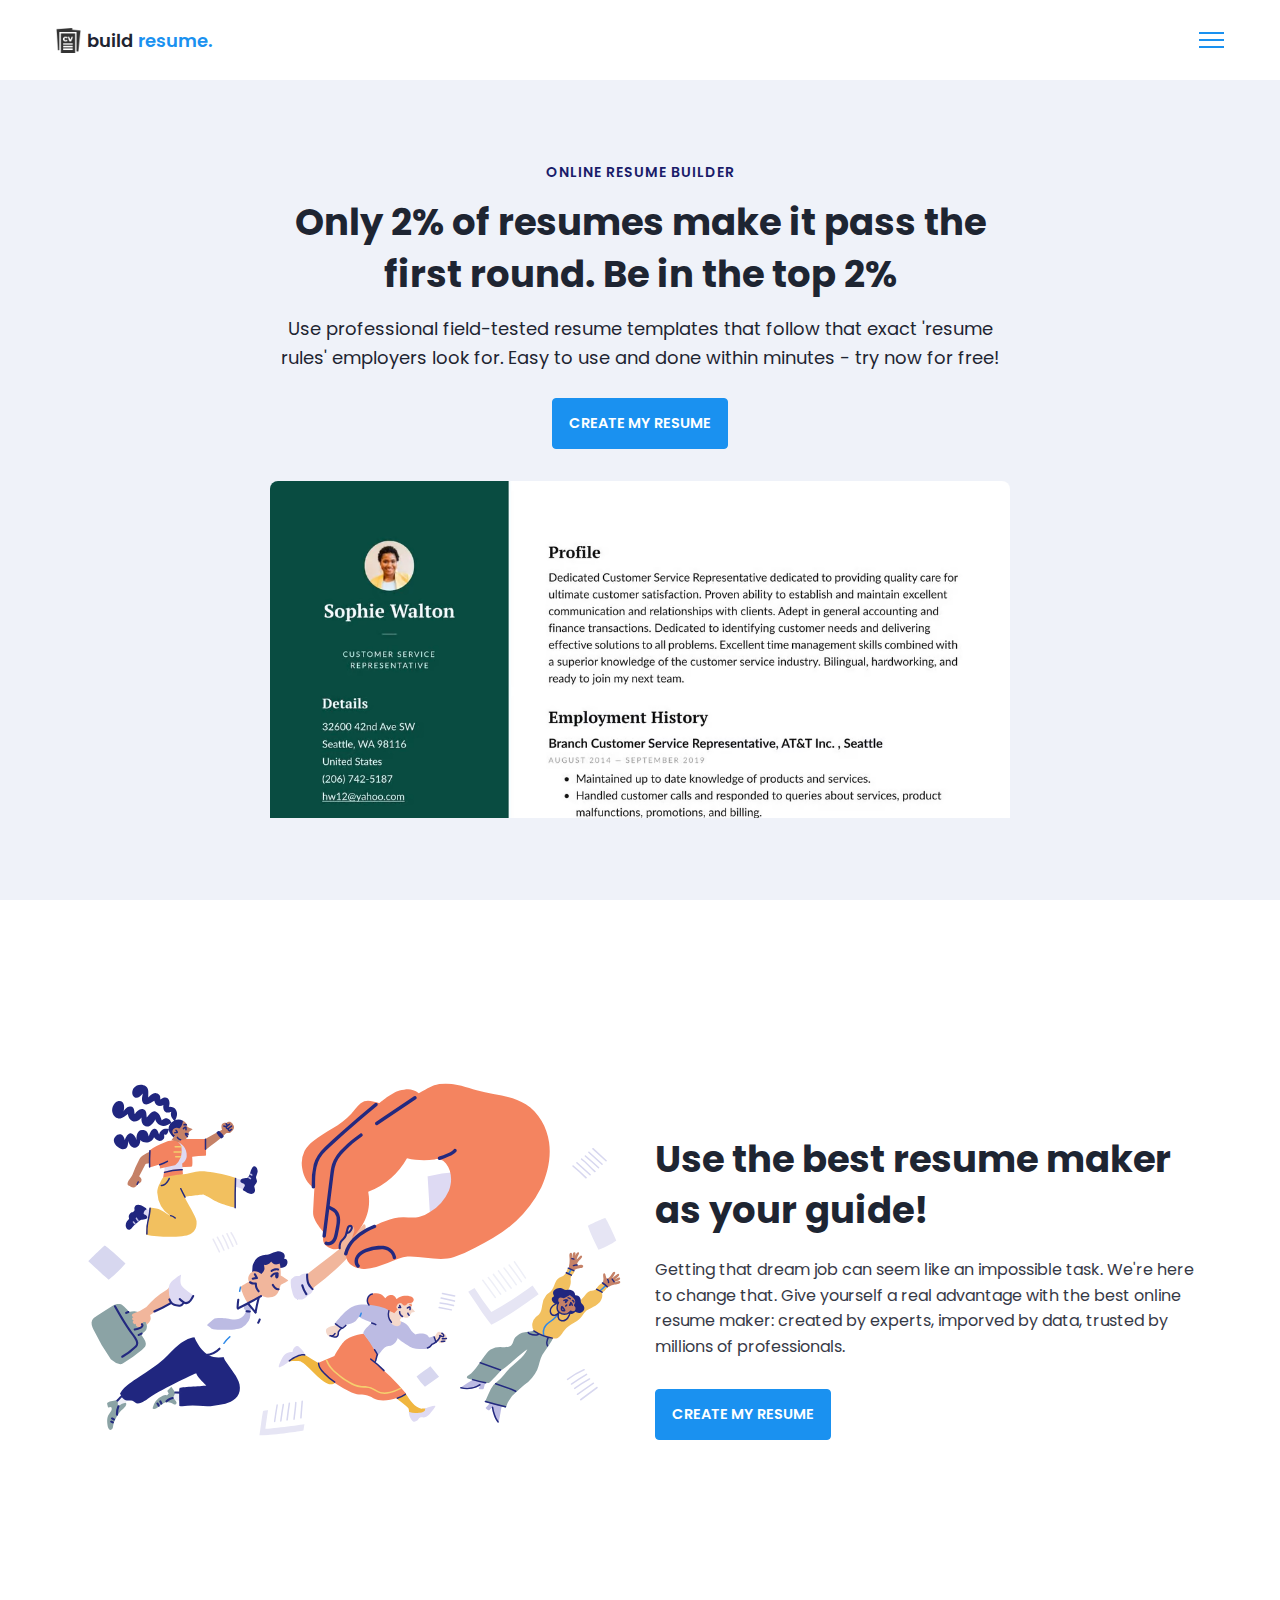
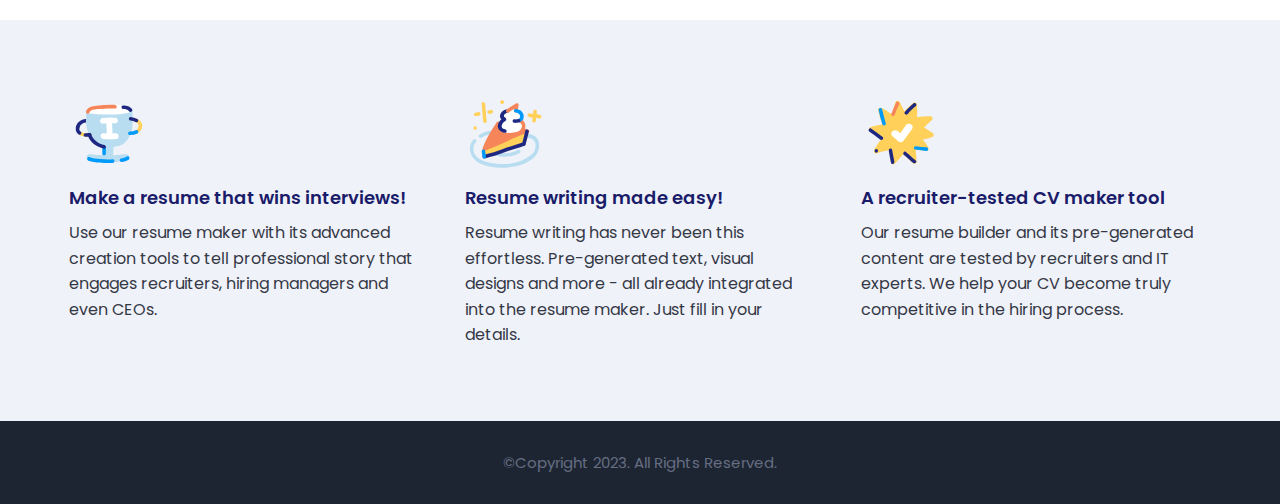
<file: index.html>
<!DOCTYPE html>
<html>
    <head>
        <meta charset="utf-8">
        <meta http-equiv="X-UA-Compatible" content="IE=edge">
        <title>Home Page</title>
        <meta name="description" content="">
        <meta name="viewport" content="width=device-width, initial-scale=1">
        <link rel="stylesheet" href="assets/css/main.css"> 
    </head>

    <!--  Paste   the pyscript.net  link here -->
    <!-- <link rel="stylesheet" href="https://pyscript.net/latest/pyscript.css" /> 
<script defer src="https://pyscript.net/latest/pyscript.js"></script> -->
    <body>

        <nav class = "navbar bg-white">
            <div class="container">
                <div class = "navbar-content">
                    <div class = "brand-and-toggler">
                        <a href = "index.html" class = "navbar-brand">
                            <img src = "assets/images/curriculum-vitae.png" alt = "" class = "navbar-brand-icon">
                            <span class = "navbar-brand-text">build <span>resume.</span>
                        </a>
                        <button type = "button" class = "navbar-toggler-btn">
                            <div class = "bars">
                                <div class = "bar"></div>
                                <div class = "bar"></div>
                                <div class = "bar"></div>
                            </div>
                        </button>
                    </div>
                </div>
            </div>
        </nav>

        <header class = "header bg-bright" id = "header">
            <div class = "container">
                <div class = "header-content text-center">
                    <h6 class = "text-uppercase text-blue-dark fs-14 fw-6 ls-1">online resume builder</h6>
                    <h1 class = "lg-title">Only 2% of resumes make it pass the first round. Be in the top 2%</h1>
                    <p class = "text-dark fs-18">Use professional field-tested resume templates that follow that exact 'resume rules' employers look for. Easy to use and done within minutes - try now for free!</p>
                    <a href = "resume.html" class = "btn btn-primary text-uppercase">create my resume</a>
                    <img src = "assets/images/dublin-resume-templates.avif">
                </div>
            </div>
        </header>

        <div class="section-one">
            <div class="container">
                <div class = "section-one-content">
                    <div class="section-one-l">
                        <img src = "assets/images/visual-0c7080adf17f1f207276f613447c924f667dab34b7ac415cd7ef653172defd0b.svg">
                    </div>
                    <div class = "section-one-r text-center">
                        <h2 class = "lg-title">Use the best resume maker as your guide!</h2>
                        <p class = "text">Getting that dream job can seem like an impossible task. We're here to change that. Give yourself a real advantage with the best online resume maker: created by experts, imporved by data, trusted by millions of professionals.</p>
                        <div class = "btn-group">
                            <a href = "resume.html" class = "btn btn-primary text-uppercase">create my resume</a>
                            <!-- <a href = "#" class = "btn btn-secondary text-uppercase">watch video</a> -->
                        </div>
                    </div>
                </div>
            </div>
        </div>

        <div class = "section-two bg-bright">
            <div class="container">
                <div class="section-two-content">
                    <div class = "section-items">
                        <div class = "section-item">
                            <div class = "section-item-icon">
                                <img src = "assets/images/feature-1-edf4481d69166ac81917d1e40e6597c8d61aa970ad44367ce78049bf830fbda5.svg" alt = "">
                            </div>
                            <h5 class = "section-item-title">Make a resume that wins interviews!</h5>
                            <p class = "text">Use our resume maker with its advanced creation tools to tell professional story that engages recruiters, hiring managers and even CEOs.</p>
                        </div>

                        <div class = "section-item">
                            <div class = "section-item-icon">
                                <img src = "assets/images/feature-2-a7a471bd973c02a55d1b3f8aff578cd3c9a4c5ac4fc74423d94ecc04aef3492b.svg" alt = "">
                            </div>
                            <h5 class = "section-item-title">Resume writing made easy!</h5>
                            <p class = "text">Resume writing has never been this effortless. Pre-generated text, visual designs and more - all already integrated into the resume maker. Just fill in your details.</p>
                        </div>

                        <div class = "section-item">
                            <div class = "section-item-icon">
                                <img src = "assets/images/feature-3-4e87a82f83e260488c36f8105e26f439fdc3ee5009372bb5e12d9421f32eabdd.svg" alt = "">
                            </div>
                            <h5 class = "section-item-title">A recruiter-tested CV maker tool</h5>
                            <p class = "text">Our resume builder and its pre-generated content are tested by recruiters and IT experts. We help your CV become truly competitive in the hiring process.</p>
                        </div>
                    </div>
                </div>
            </div>
        </div>

        <footer class = "footer bg-dark">
            <div class="container">
                <div class = "footer-content text-center">
                    <p class="fs-15">&copy;Copyright 2023. All Rights Reserved.</p>
                </div>
            </div>
        </footer>
        
    </body>
</html>
</file>
<file: assets/css/main.css>
@import url('https://fonts.googleapis.com/css2?family=Manrope:wght@200;300;400;500;600;700;800&family=Poppins:ital,wght@0,100;0,200;0,300;0,400;0,500;0,600;0,700;0,800;0,900;1,100;1,200;1,300;1,400;1,500;1,600;1,700;1,800;1,900&display=swap');

:root{
    --clr-blue: #1A91F0;
    --clr-blue-mid: #1170CD;
    --clr-blue-dark: #1A1C6A;
    --clr-white: #fff;
    --clr-bright: #EFF2F9;
    --clr-dark: #1e2532;
    --clr-black: #000;
    --clr-grey: #656e83;
    --clr-green: #084C41;
    --font-poppins: 'Poppins', sans-serif;
    --font-manrope: 'Manrope', sans-serif;;
    --transition: all 300ms ease-in-out;
}

*{
    padding: 0;
    margin: 0;
    box-sizing: border-box;
}

html{
    font-size: 10px;
}

body{
    font-size: 1.6rem;
    font-family: var(--font-poppins);
}

button{
    border: none;
    background-color: transparent;
    outline: 0;
    cursor: pointer;
    font-family: inherit;
}

img{
    width: 100%;
    display: block;
}

a{
    text-decoration: none;
}

/* fonts */
.font-poppins{font-family: var(--font-poppins);}
.font-manrope{font-family: var(--font-manrope);}

/* text colors */
.text-blue{color: var(--clr-blue);}
.text-blue-mid{color: var(--clr-blue-mid);}
.text-blue-dark{color: var(--clr-blue-dark);}
.text-bright{color: var(--clr-bright);}
.text-dark{color: var(--clr-dark);}
.text-grey{color: var(--clr-grey);}
.text-white{color: var(--clr-white);}

/* backgrounds */
.bg-blue{background-color: var(--clr-blue);}
.bg-blue-mid{background-color: var(--clr-blue-mid);}
.bg-blue-dark{background-color: var(--clr-blue-dark);}
.bg-bright{background-color: var(--clr-bright);}
.bg-dark{background-color: var(--clr-dark);}
.bg-grey{background-color: var(--clr-grey);}
.bg-white{background-color: var(--clr-white);}
.bg-black{background-color: var(--clr-black);}
.bg-green{background-color: var(--clr-green);}

.text-center{ text-align: center;}
.text-left{text-align: left;}
.text-right{text-align: right;}
.text-uppercase{text-transform: uppercase;}
.text-lowercase{text-transform: lowercase;}
.text-capitalize{text-transform: capitalize;}
.text{
    color: var(--clr-dark);
    opacity: 0.9;
    margin: 2rem 0;
    line-height: 1.6;
}

.fw-2{font-weight: 200;}
.fw-3{font-weight: 300;}
.fw-4{font-weight: 400;}
.fw-5{font-weight: 500;}
.fw-6{font-weight: 600;}
.fw-7{font-weight: 700;}
.fw-8{font-weight: 800;}

.fs-13{font-size: 13px;}
.fs-14{font-size: 14px;}
.fs-15{font-size: 15px;}
.fs-16{font-size: 16px;}
.fs-17{font-size: 17px;}
.fs-18{font-size: 18px;}
.fs-19{font-size: 19px;}
.fs-20{font-size: 20px;}
.fs-21{font-size: 21px;}
.fs-22{font-size: 22px;}
.fs-23{font-size: 23px;}
.fs-24{font-size: 24px;}
.fs-25{font-size: 25px;}

.ls-1{letter-spacing: 1px;}
.ls-2{letter-spacing: 2px;}

.container{
    max-width: 1200px;
    margin: 0 auto;
    padding: 0 1.6rem;
}

/* bars button */
.bars{
    display: flex;
    flex-direction: column;
    justify-content: space-between;
    height: 16.5px;
    width: 25px;
}
.bars .bar{
    width: 100%;
    height: 2px;
    background-color: var(--clr-blue);
    transition: var(--transition);
}

.bars:hover .bar{
    background-color: var(--clr-dark);
}

/* buttons */
.btn{
    font-size: 14.5px;
    font-weight: 600;
    padding: 1.4rem 1.6rem;
    border-radius: 4px;
    display: inline-block;
}

.btn-primary{
    background-color: var(--clr-blue);
    color: var(--clr-white);
    border: 1px solid var(--clr-blue);
    transition: var(--transition);
}

.btn-primary:hover{
    background-color: transparent;
    color: var(--clr-dark);
    border-color: var(--clr-grey);
}

.btn-secondary{
    background-color: transparent;
    color: var(--clr-dark);
    border: 1px solid var(--clr-grey);
    transition: var(--transition);
}

.btn-secondary:hover{
    background-color: var(--clr-blue);
    color: var(--clr-white);
    border-color: var(--clr-blue);
}

.btn-group button:first-child, .btn-group a:first-child{
    margin-right: 1rem!important;
}

/* navbar part */
.navbar{
    height: 80px;
    display: flex;
    align-items: center;
    box-shadow: rgba(0, 0, 0, 0.08) 0px 3px 8px;
}

.navbar .container{
    width: 100%;
}

.navbar-brand{
    display: flex;
    align-items: center;
    justify-content: flex-start;
    font-size: 1.8rem;
}
.navbar-brand-text{
    color: var(--clr-dark);
    font-weight: 600;
}
.navbar-brand-text span{
    color: var(--clr-blue);
}
.navbar-brand-icon{
    width: 25px;
    margin-right: 6px;
    opacity: 0.8;
}
/* menu button at navbar */
.brand-and-toggler{
    display: flex;
    align-items: center;
    justify-content: space-between;
}
.header{
    min-height: calc(100vh - 80px);
    display: flex;
    flex-direction: column;
    align-items: center;
    justify-content: center;
}
.header-content{
    max-width: 740px;
    margin-right: auto;
    margin-left: auto;
}
.header-content img{
    max-width: 760px;
    border-top-right-radius: 8px;
    border-top-left-radius: 8px;
    margin-top: 3.2rem;
}
.lg-title{
    margin: 1.4rem 0;
    font-size: 37px;
    line-height: 1.4;
    color: var(--clr-dark);
}
.header-content p{
    margin-bottom: 2.6rem;
    line-height: 1.6;
}


/* section one */
.section-one{
    padding: 64px 0;
    min-height: 80vh;
    display: flex;
    align-items: center;
}
.section-one-l img{
    max-width: 545px;
    margin-right: auto;
    margin-left: auto;
}
.section-one-r{
    margin-top: 4rem;
}

.section-one .btn-group{
    margin-top: 2rem;
}
.section-one-r{
    max-width: 545px;
    margin-right: auto;
    margin-left: auto;
}
.section-one-r .btn-group{
    margin-top: 3rem;
}

/* section two */
.section-two{
    padding: 64px 0;
}
.section-two .section-items{
    display: grid;
    gap: 2rem;
}

.section-two .section-item{
    max-width: 350px;
    text-align: center;
    margin-right: auto;
    margin-left: auto;
}
.section-two .section-item-icon{
    margin: 1rem 0;
}
.section-two .section-item-icon img{
    width: 80px;
    margin-right: auto;
    margin-left: auto;
}
.section-two .section-item-title{
    color: var(--clr-blue-dark);
    font-size: 1.8rem;
    font-weight: 600;
}
.section-two .text{
    margin: 0.9rem 0;
}

/* footer */
.footer{
    padding: 3rem 0;
}
.footer-content p{
    color: var(--clr-grey);
}
.footer-content p span{
    color: var(--clr-white);
}

/* media queries */
@media screen and (min-width: 768px){
    .section-two .section-items{
        grid-template-columns: repeat(2, 1fr);
    }
}

@media screen and (min-width: 992px){
    .section-one-content{
        display: grid;
        grid-template-columns: repeat(2, 1fr);
        column-gap: 3rem;
    }
    .section-one-r{
        text-align: left;
    }
    .section-two .section-items{
        grid-template-columns: repeat(3, 1fr);
    }
    .section-two .section-item{
        text-align: left;
    }
    .section-two .section-item-icon img{
        margin-left: 0;
    }
}



/* resume page */
#about-sc{
    padding: 64px 0;
}

.cv-form-row-title{
    background-color: var(--clr-dark);
    padding: 0.8rem 1.6rem;
    margin-bottom: 2rem;
}

.cv-form-row-title h3{
    color: var(--clr-white);
    font-weight: 500;
    text-transform: uppercase;
    letter-spacing: 1.5px;
    font-size: 1.7rem;
}
.cv-form-blk{
    margin: 3rem 0;
}
.cv-form-row{
    padding: 3rem 2rem 0 2rem;
    border: 1px solid rgba(0, 0, 0, 0.08);
    margin-bottom: 1rem;
    position: relative;
}
textarea{
    resize: none;
}
.form-elem{
    margin-bottom: 3rem;
    position: relative;
}
.form-label{
    display: block;
    font-weight: 600;
    font-size: 14px;
    color: var(--clr-dark);
    margin-bottom: 0.5rem;
}
.form-control{
    border-radius: none;
    border: 1px solid rgba(0, 0, 0, 0.1);
    font-size: 14px;
    padding: 0.8rem 1.6rem;
    font-family: inherit;
    width: 100%;
    outline: 0;
    transition: var(--transition);
}

.form-control:focus{
    border-color: rgba(0, 0, 0, 0.3);
}
.form-text{
    color: #ca0b00;
    font-size: 12px;
    position: absolute;
    letter-spacing: 0.5px;
    top: calc(100% + 2px);
    left: 0;
    width: 100%;
}
.cols-3, .cols-2{
    display: grid;
}
.repeater-add-btn{
    width: 25px;
    height: 25px;
    background-color: var(--clr-blue-mid);
    font-size: 1.6rem;
    color: var(--clr-white);
    margin: 1rem 0;
}
.repeater-remove-btn{
    position: absolute;
    top: 10px;
    right: 10px;
    z-index: 999;
    width: 25px;
    height: 25px;
    border-radius: 50%;
    background-color: #ca0b00;
    color: var(--clr-white);
    font-size: 1.6rem;
}

/* preview section */
.preview-cnt{
    border-radius: 5px;
    display: grid;
    grid-template-columns: 32% auto;
    box-shadow: rgba(149, 157, 165, 0.2) 0px 8px 24px;
    overflow: hidden;
}

.preview-cnt-l{
    padding: 3rem 3rem 2rem 3rem;
}
.preview-cnt-r{
    padding: 3rem 3rem 3rem 4rem;
}
.preview-cnt-l .preview-blk:nth-child(1){
    text-align: center;
}
.preview-image{
    width: 120px;
    height: 120px;
    border-radius: 50%;
    overflow: hidden;
    margin-right: auto;
    margin-left: auto;
}
.preview-image img{
    width: 100%;
    height: 100%;
    object-fit: cover;
}
.preview-item-name{
    font-size: 2.4rem;
    font-weight: 600;
    margin: 1.8rem 0;
    position: relative;
}
.preview-item-name::after{
    position: absolute;
    content: "";
    bottom: -10px;
    width: 50px;
    height: 1.5px;
    background-color: rgba(255, 255, 255, 0.5);
    left: 50%;
    transform: translateX(-50%);
}
.preview-blk{
    padding: 1rem 0;
    margin-bottom: 1rem;
}
.preview-blk-title h3{
    text-transform: uppercase;
    letter-spacing: 0.5px;
    border-bottom: 0.5px solid rgba(0, 0, 0, 0.08);
    padding-bottom: 0.5rem;
}
.preview-blk-title{
    margin-bottom: 1rem;
}
.preview-blk-list .preview-item{
    font-size: 1.5rem;
    margin-bottom: 0.2rem;
    opacity: 0.95;
}
.preview-cnt-r .preview-blk-title{
    color: var(--clr-dark);
}
.preview-cnt-r .preview-blk-list .preview-item{
    margin-top: 1.8rem;
}

.achievements-items.preview-blk-list .preview-item span:first-child,
.educations-items.preview-blk-list .preview-item span:first-child,
.experiences-items.preview-blk-list .preview-item span:first-child{
    display: block;
    font-weight: 600;
    margin-bottom: 1rem;
    background-color: rgba(0, 0, 0, 0.03);
}

.educations-items.preview-blk-list .preview-item span:nth-child(2),
.experiences-items.preview-blk-list .preview-item span:nth-child(2){
    font-weight: 600;
    margin-right: 1rem;
}

.educations-items.preview-blk-list .preview-item span:nth-child(3),
.experiences-items.preview-blk-list .preview-item span:nth-child(3){
    font-style: italic;
    margin-right: 1rem;
}

.educations-items.preview-blk-list .preview-item span:nth-child(4),
.educations-items.preview-blk-list .preview-item span:nth-child(5),
.experiences-items.preview-blk-list .preview-item span:nth-child(4),
.experiences-items.preview-blk-list .preview-item span:nth-child(5){
    margin-right: 1rem;
    background-color: var(--clr-green);
    color: var(--clr-white);
    padding: 0 1rem;
    border-radius: 0.6rem;
}

.educations-items.preview-blk-list .preview-item span:nth-child(6),
.experiences-items.preview-blk-list .preview-item span:nth-child(6){
    font-size: 13.5px;
    display: block;
    opacity: 0.8;
    margin-top: 1rem;
}
.projects-items.preview-blk-list .preview-item span{
    display: block;
}

@media screen and (min-width: 768px){
    .cols-3{
        grid-template-columns: repeat(3, 1fr);
        column-gap: 2rem;
    }
    .cols-2{
        grid-template-columns: repeat(2, 1fr);
        column-gap: 2rem;
    }
}

@media screen and (min-width: 992px){
    .cv-form-row{
        padding: 3rem 3rem 0rem 3rem;
    }
    .cols-3{
        grid-template-columns: repeat(3, 1fr);
    }
}

.print-btn-sc{
    margin: 2rem 0 6rem 0;
}

/* print section */
@media print{
    body *{
        visibility: hidden;
    }

    .non_print_area{
        display: none;
    }

    .print_area, .print_area *{
        visibility: visible;
    }

    .print_area{
        width: 100%;
        position: absolute;
        left: 0;
        top: 0;
        overflow: hidden;
    }
}
</file>
